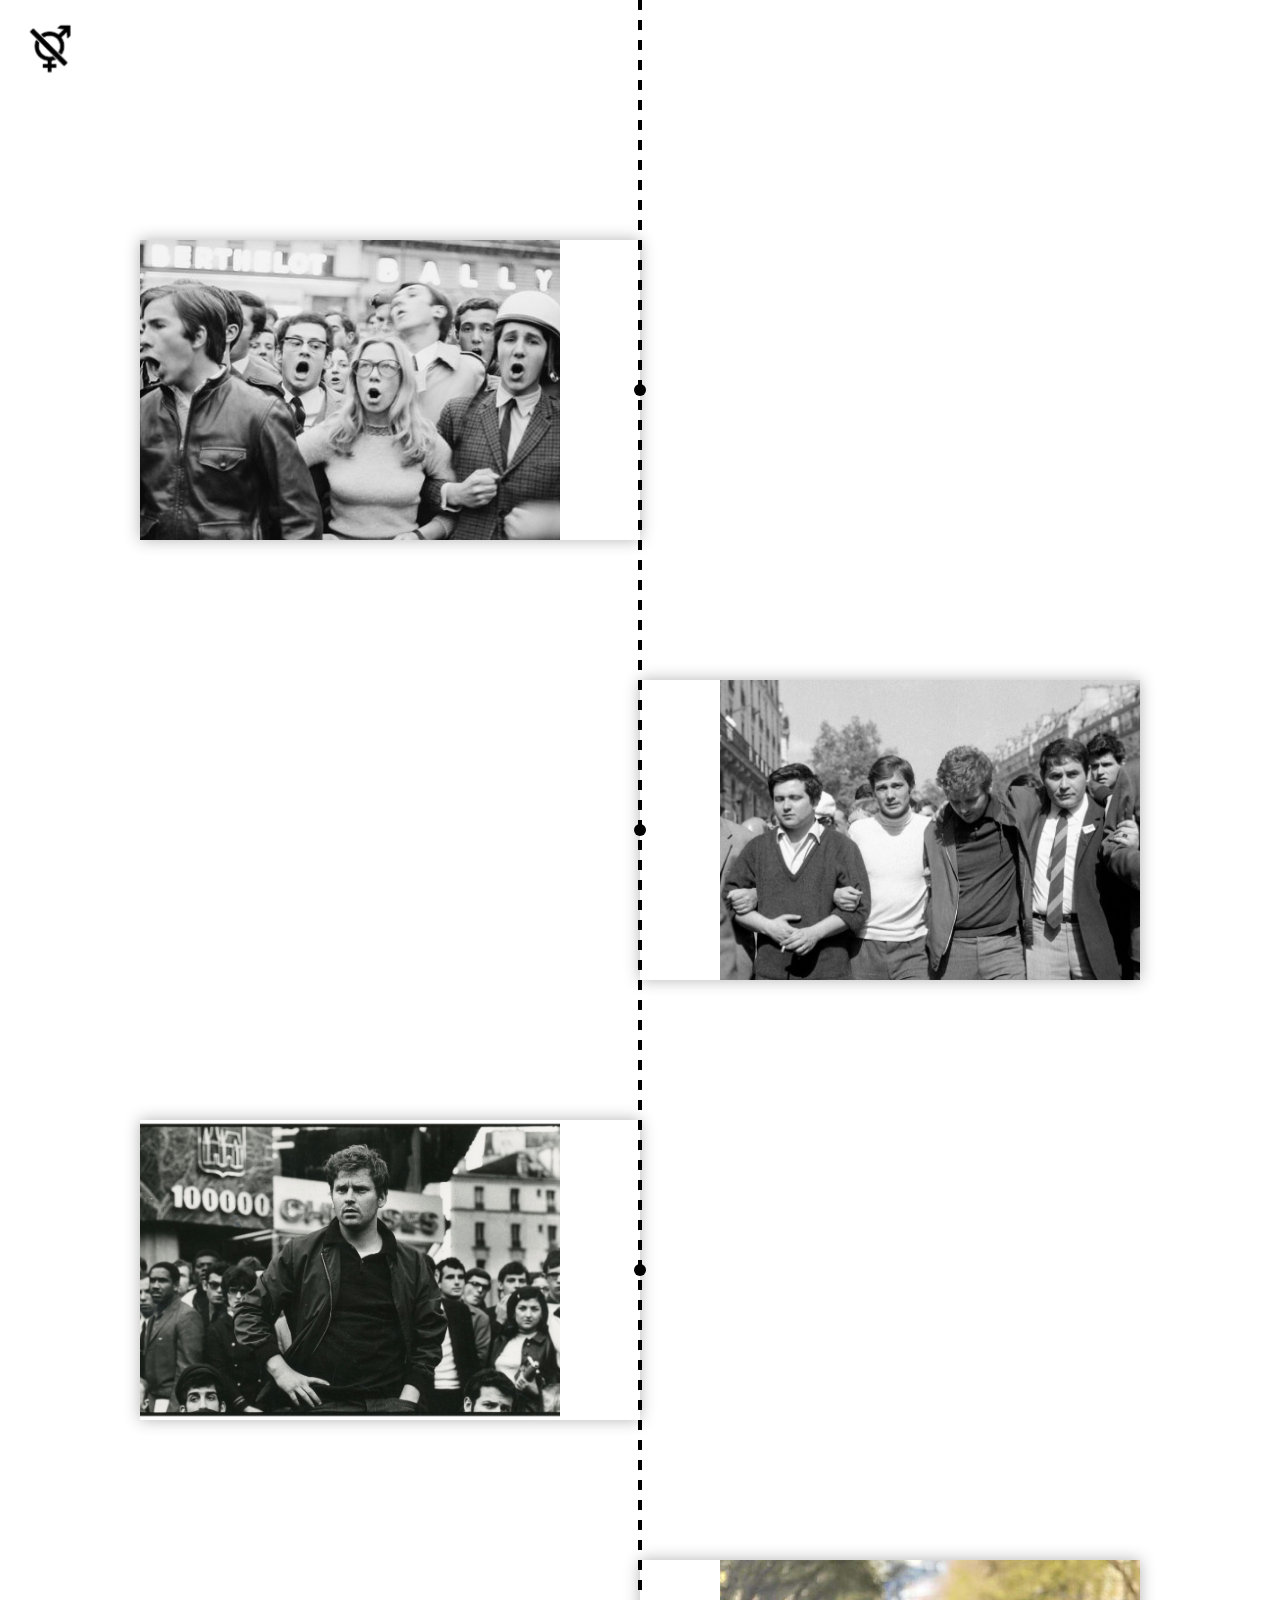
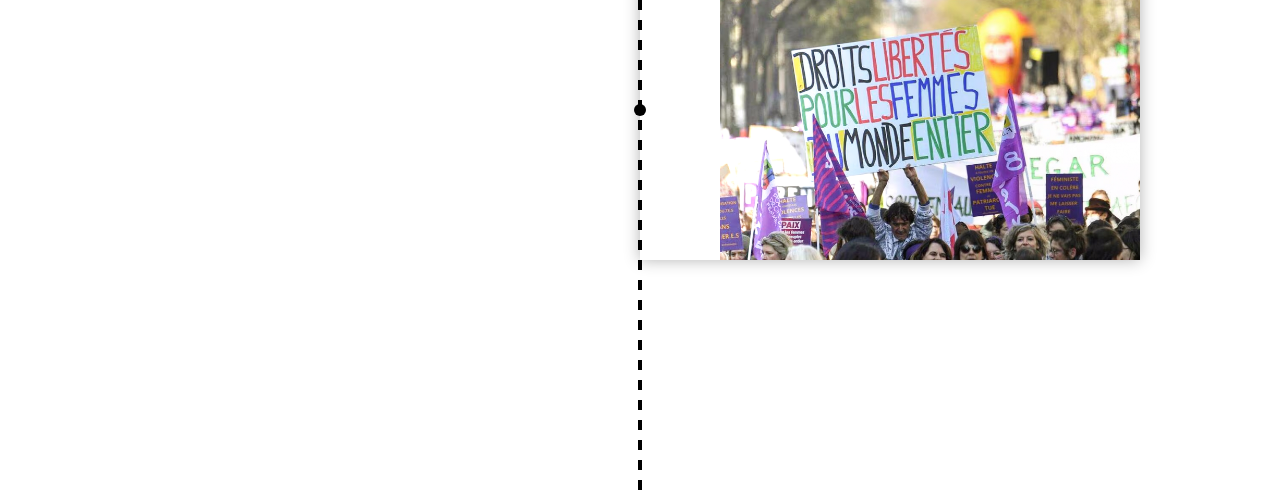
<file: sommaire.html>
<!DOCTYPE html>
<html lang="fr">
<head>
  <meta charset="UTF-8">
  <title>Frise Chronologique</title>
  <link rel="stylesheet" href="styles/sommaire.css">
  <link rel="icon" href="ressources/logo.png" type="image/png">

</head>
<body>

  <div class="background">
   
  </div>

  <div class="logo">
    <a href="index.html"><img src="ressources/logo.png" alt="Logo"></a>
  </div>

  <div class="timeline">
    <div class="event left">
      <div class="event-content">
        <img src="ressources/moeurs.jpg" alt="Image 1">
        <div class="overlay-hover">
          <h1>Mai 68</h1>
          <h3>Libération des moeurs</h3>
          <a href="thème1.html"><button>Voir plus</button></a>
        </div>
      </div>
      <div class="link-line"></div>
      <div class="event-dot"></div>
    </div>

    <div class="event right">
      <div class="event-content">
        <img src="ressources/hommes.jpg" alt="Image 2">
        <div class="overlay-hover">
          <h1>L'Après Mai 68</h1>
          <h3>Libération des hommes ?</h3>
          <a href="thème2.html"><button>Voir plus</button></a>
        </div>
      </div>
      <div class="link-line"></div>
      <div class="event-dot"></div>
    </div>

    <div class="event left">
      <div class="event-content">
        <img src="ressources/dérive.jpg" alt="Image 3">
        <div class="overlay-hover">
          <h1>Années 70-80</h1>
          <h3>Les dérives de la révolution</h3>
          <a href="thème3.html"><button>Voir plus</button></a>
        </div>
      </div>
      <div class="link-line"></div>
      <div class="event-dot"></div>
    </div>

    <div class="event right">
      <div class="event-content">
        <img src="ressources/metoo.jpg" alt="Image 4">
        <div class="overlay-hover">
          <h1>De nos jours</h1>
          <h3>De Mai 68 à #MeToo</h3>
          <a href="thème4.html"><button>Voir plus</button></a>
        </div>
      </div>
      <div class="link-line"></div>
      <div class="event-dot"></div>
    </div>

   
  </div>

  <script src="script.js"></script>
</body>
</html>
</file>
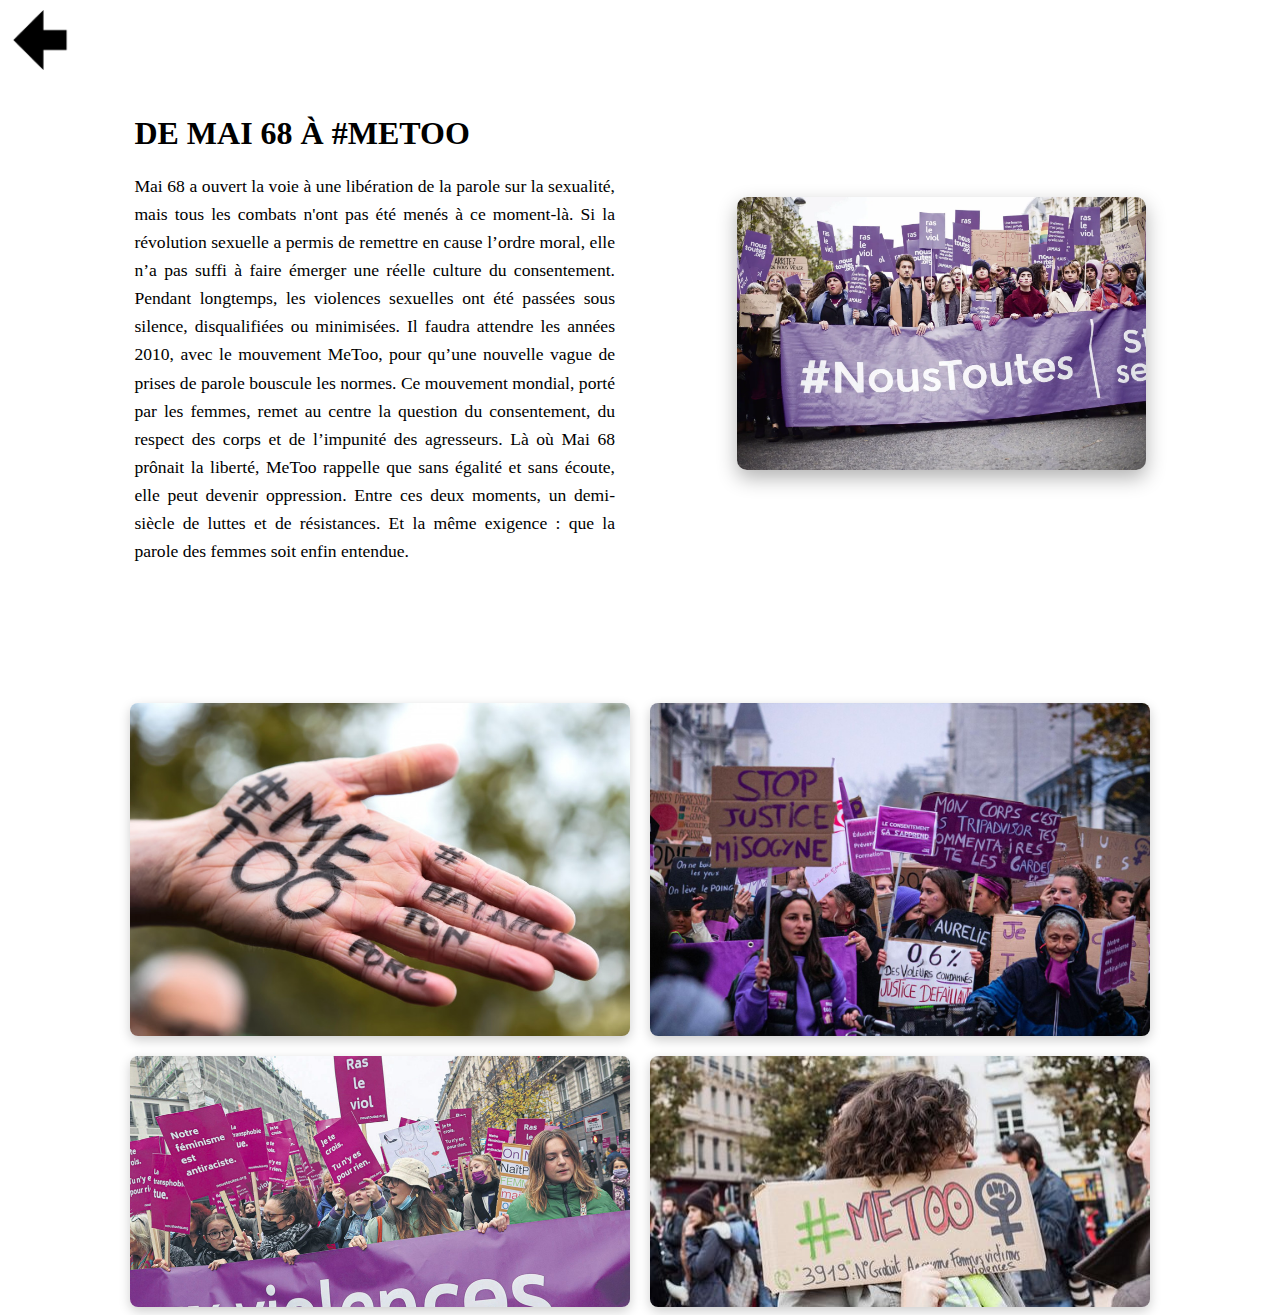
<file: thème4.html>
<!DOCTYPE html>
<html lang="fr">
<head>
  <meta charset="UTF-8" />
  <meta name="viewport" content="width=device-width, initial-scale=1.0"/>
  <title>MeToo</title>
  <link rel="stylesheet" href="styles/thème4.css" />
  <link rel="icon" href="ressources/logo.png" type="image/png" />
</head>
<body>


  <div class="logo">
    <a href="sommaire.html">
      <img src="ressources/fleche.png" alt="Retour en arrière" />
    </a>
  </div>

 
  <section class="content-section">
    <div class="text-content">
      <h2>De Mai 68 à #METOO</h2>
      <p class="text_description">
        Mai 68 a ouvert la voie à une libération de la parole sur la sexualité, mais tous les combats n'ont pas été menés à ce moment-là. Si la révolution sexuelle a permis de remettre en cause l’ordre moral, elle n’a pas suffi à faire émerger une réelle culture du consentement. Pendant longtemps, les violences sexuelles ont été passées sous silence, disqualifiées ou minimisées.
        Il faudra attendre les années 2010, avec le mouvement MeToo, pour qu’une nouvelle vague de prises de parole bouscule les normes. Ce mouvement mondial, porté par les femmes, remet au centre la question du consentement, du respect des corps et de l’impunité des agresseurs. Là où Mai 68 prônait la liberté, MeToo rappelle que sans égalité et sans écoute, elle peut devenir oppression.
        Entre ces deux moments, un demi-siècle de luttes et de résistances. Et la même exigence : que la parole des femmes soit enfin entendue.        
      </p>
    </div>
    <div class="image-content">
      <img src="ressources/theme4.webp" alt="Mai 68" />
    </div>
  </section>

  <div class="gallery">
    <img src="ressources/metoo1.jpg" alt="Image 1">
    <img src="ressources/metoo2.jpg" alt="Image 2">
    <img src="ressources/metoo3.jpg" alt="Image 3">
    <img src="ressources/metoo4.jpg" alt="Image 4">
  </div>
  
  
  <script src="script2.js"></script>
</body>
</html>
</file>
<file: styles/sommaire.css>
* {
  box-sizing: border-box;
}

body {
  margin: 0;
  font-family: 'Segoe UI', sans-serif;
  min-height: 100vh;
  display: flex;
  justify-content: center;
  align-items: flex-start;
  position: relative;
  overflow-y: auto;
}

.background {
  position: fixed;
  top: 0;
  left: 0;
  width: 100%;
  height: 100%;
  z-index: -1;
  overflow: hidden;
}

.background img {
  width: 100%;
  height: 100%;
  object-fit: cover;
  filter: blur(8px) brightness(0.7);
}

.logo {
  position: fixed;
  top: 20px;
  left: 20px;
  z-index: 10;
}

.logo img {
  height: 60px;
  width: auto;
}

.timeline {
  position: relative;
  width: 1000px;
  padding: 100px 0;
}

.timeline::after {
  content: "";
  position: absolute;
  top: 0;
  left: 50%;
  transform: translateX(-50%);
  width: 4px;
  height: 100%;
  background: repeating-linear-gradient(#000 0 10px, transparent 10px 20px);
  z-index: 0;
}

.event {
  position: relative;
  display: flex;
  justify-content: space-between;
  align-items: center;
  margin: 140px 0;
  width: 100%;
}

.event-content {
  width: 500px;
  height: 300px;
  position: relative;
  overflow: hidden;
  background: none;
  border: none;
  border-radius: 0;
  box-shadow: 0 0 15px rgba(0, 0, 0, 0.3);
  z-index: 2;
  transition: transform 0.3s ease;
}

.event-content:hover {
  transform: scale(1.03);
}

.event-content img {
  width: 100%;
  height: 100%;
  object-fit: cover;
  display: block;
}

.overlay-hover {
  position: absolute;
  top: 0;
  left: 0;
  width: 100%;
  height: 100%;
  background: rgba(0, 0, 0, 0.6);
  color: white;
  display: flex;
  flex-direction: column;
  justify-content: center;
  align-items: center;
  opacity: 0;
  transition: opacity 0.3s ease;
}

.event-content:hover .overlay-hover {
  opacity: 1;
}

.overlay-hover h3 {
  margin: 0 0 10px;
  font-size: 1.5rem;
  text-align: center;
  text-transform: uppercase;
}

.overlay-hover button {
  padding: 10px 20px;
  background-color: white;
  color: black;
  border: none;
  border-radius: 30px;
  font-weight: bold;
  cursor: pointer;
  transition: all 0.3s ease;
}

.overlay-hover button:hover {
  background-color: black;
  color: white;
  border: 1px solid white;
}

.event-dot {
  position: absolute;
  top: 50%;
  left: 50%;
  width: 12px;
  height: 12px;
  background: #000;
  border-radius: 50%;
  transform: translate(-50%, -50%);
  z-index: 3;
}

.link-line {
  position: absolute;
  top: 50%;
  height: 2px;
  background-color: #000;
  width: 0;
  transition: width 0.3s ease;
  z-index: 1;
}

.event.left .link-line {
  right: calc(50% + 6px);
  transform: translateY(-50%);
  transform-origin: right;
}

.event.right .link-line {
  left: calc(50% + 6px);
  transform: translateY(-50%);
  transform-origin: left;
}

.event:hover .link-line {
  width: 80px;
}

.event.left .event-content {
  margin-right: auto;
  padding-right: 80px;
}

.event.right .event-content {
  margin-left: auto;
  padding-left: 80px;
}

@media (max-width: 768px) {
  .timeline {
    width: 90%;
  }

  .timeline::after {
    left: 16px;
  }

  .event {
    flex-direction: column;
    align-items: flex-start;
    margin-bottom: 2rem;
  }

  .event-content {
    width: 100%;
    height: auto;
  }

  .link-line {
    display: none;
  }

  .event-dot {
    left: 16px;
  }
}
</file>
<file: styles/thème4.css>
.gallery {
    display: flex;
    flex-wrap: wrap;
    justify-content: center; /* centre horizontalement */
    gap: 20px;               /* espace entre les images */
    margin-top: 40px;
    height: auto;

  }
  
  .gallery img {
    max-width: 500px;
    height: auto;
    border-radius: 8px;
    box-shadow: 0 4px 12px rgba(0,0,0,0.2);
  }
  
  

  .logo {
    position: fixed;
    top: 10px;
    left: 10px;
    z-index: 10;
  }
  

  .logo img {
    height: 60px;
    width: auto;
  }
  
  .content-section {
    display: flex;
    align-items: center;
    justify-content: space-between;
    padding: 80px 10%;
    gap: 50px;
    background-color: rgba(255, 255, 255, 0.05);
    color: black;
  }


  .text_description {
    text-align: justify;
  }
  
  .text-content {
    flex: 1;
  }
  
  .text-content h2 {
    font-size: 2rem;
    margin-bottom: 20px;
    text-transform: uppercase;
  }
  
  .text-content p {
    font-size: 1.1rem;
    line-height: 1.6;
  }
  
  .image-content {
    flex: 1;
    text-align: right;
  }
  
  .image-content img {
    width: 85%;
    max-width: 500px;
    height: auto;
    border-radius: 10px;
    box-shadow: 0 8px 20px rgba(0, 0, 0, 0.3);
  }
  
  /* RESPONSIVE */
  @media (max-width: 768px) {
    .content-section {
      flex-direction: column;
      text-align: center;
    }
  
    .image-content {
      text-align: center;
    }
  
    
  }
</file>
